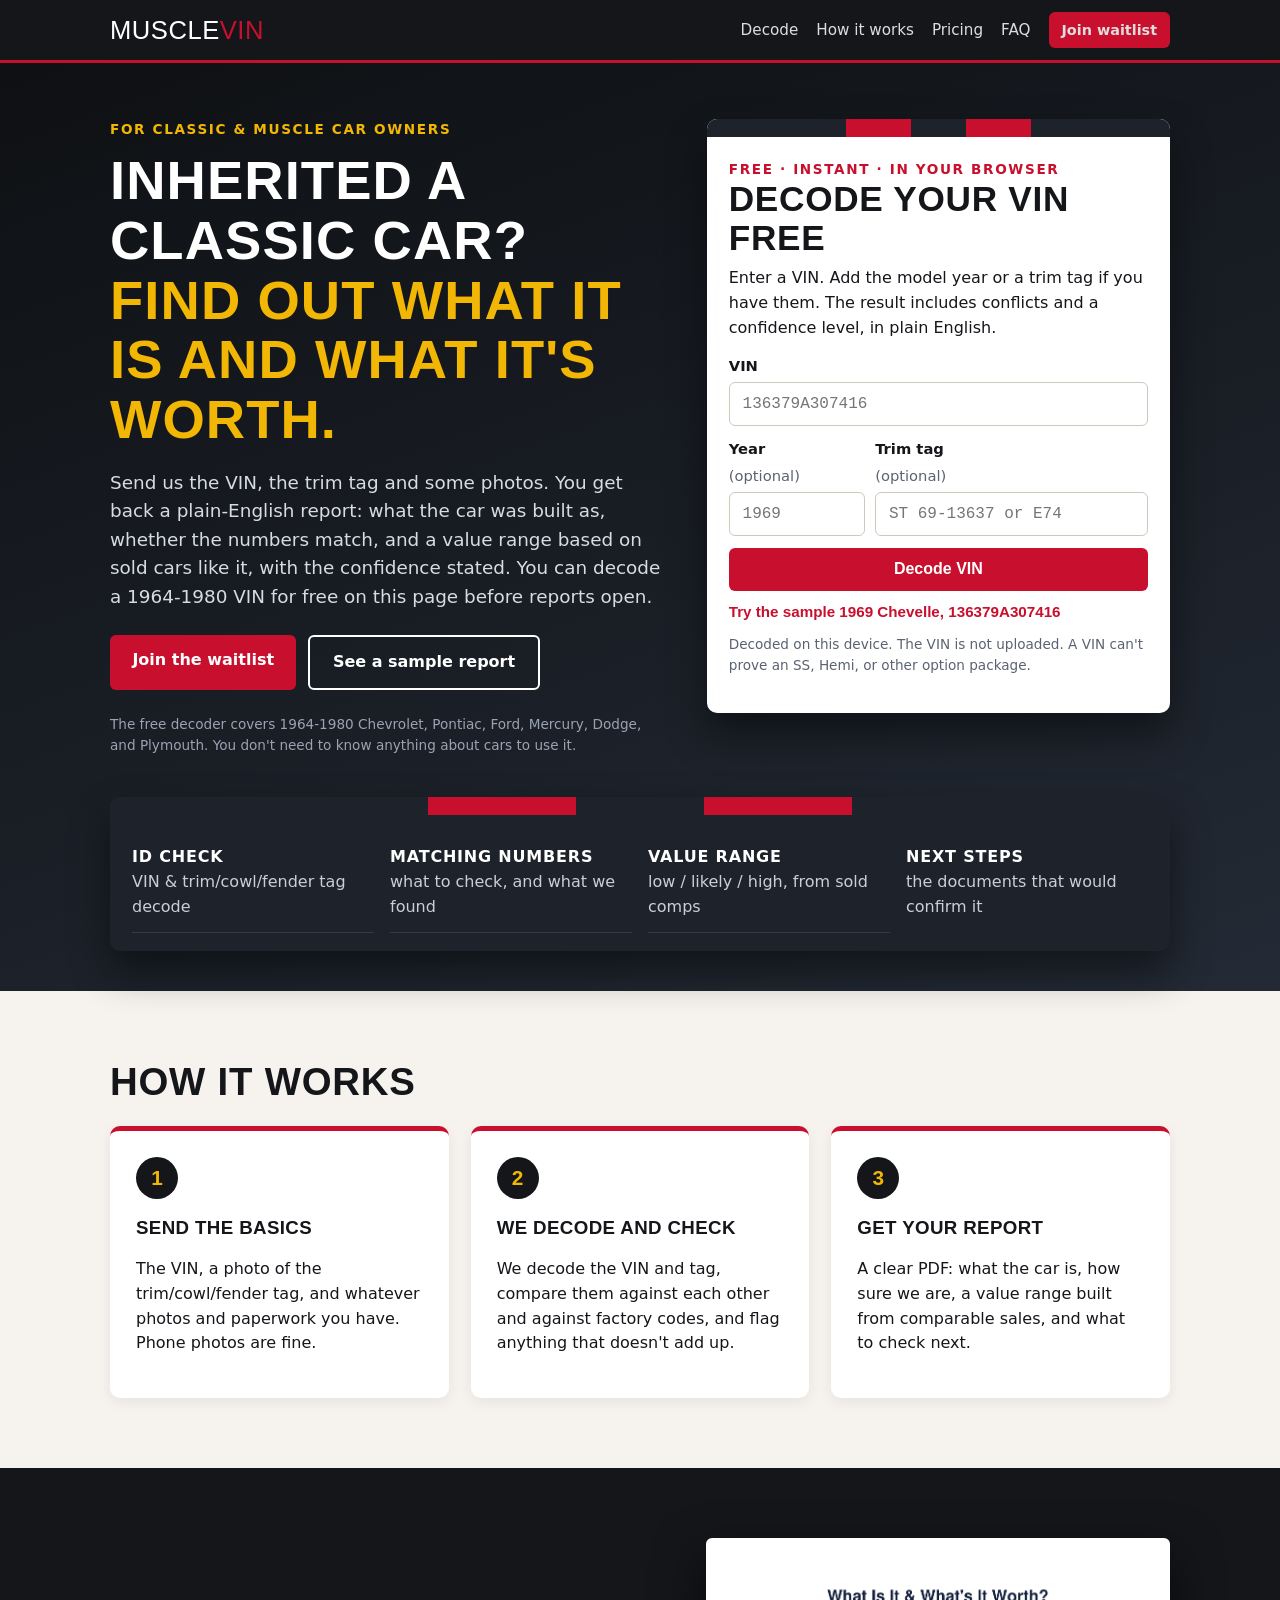
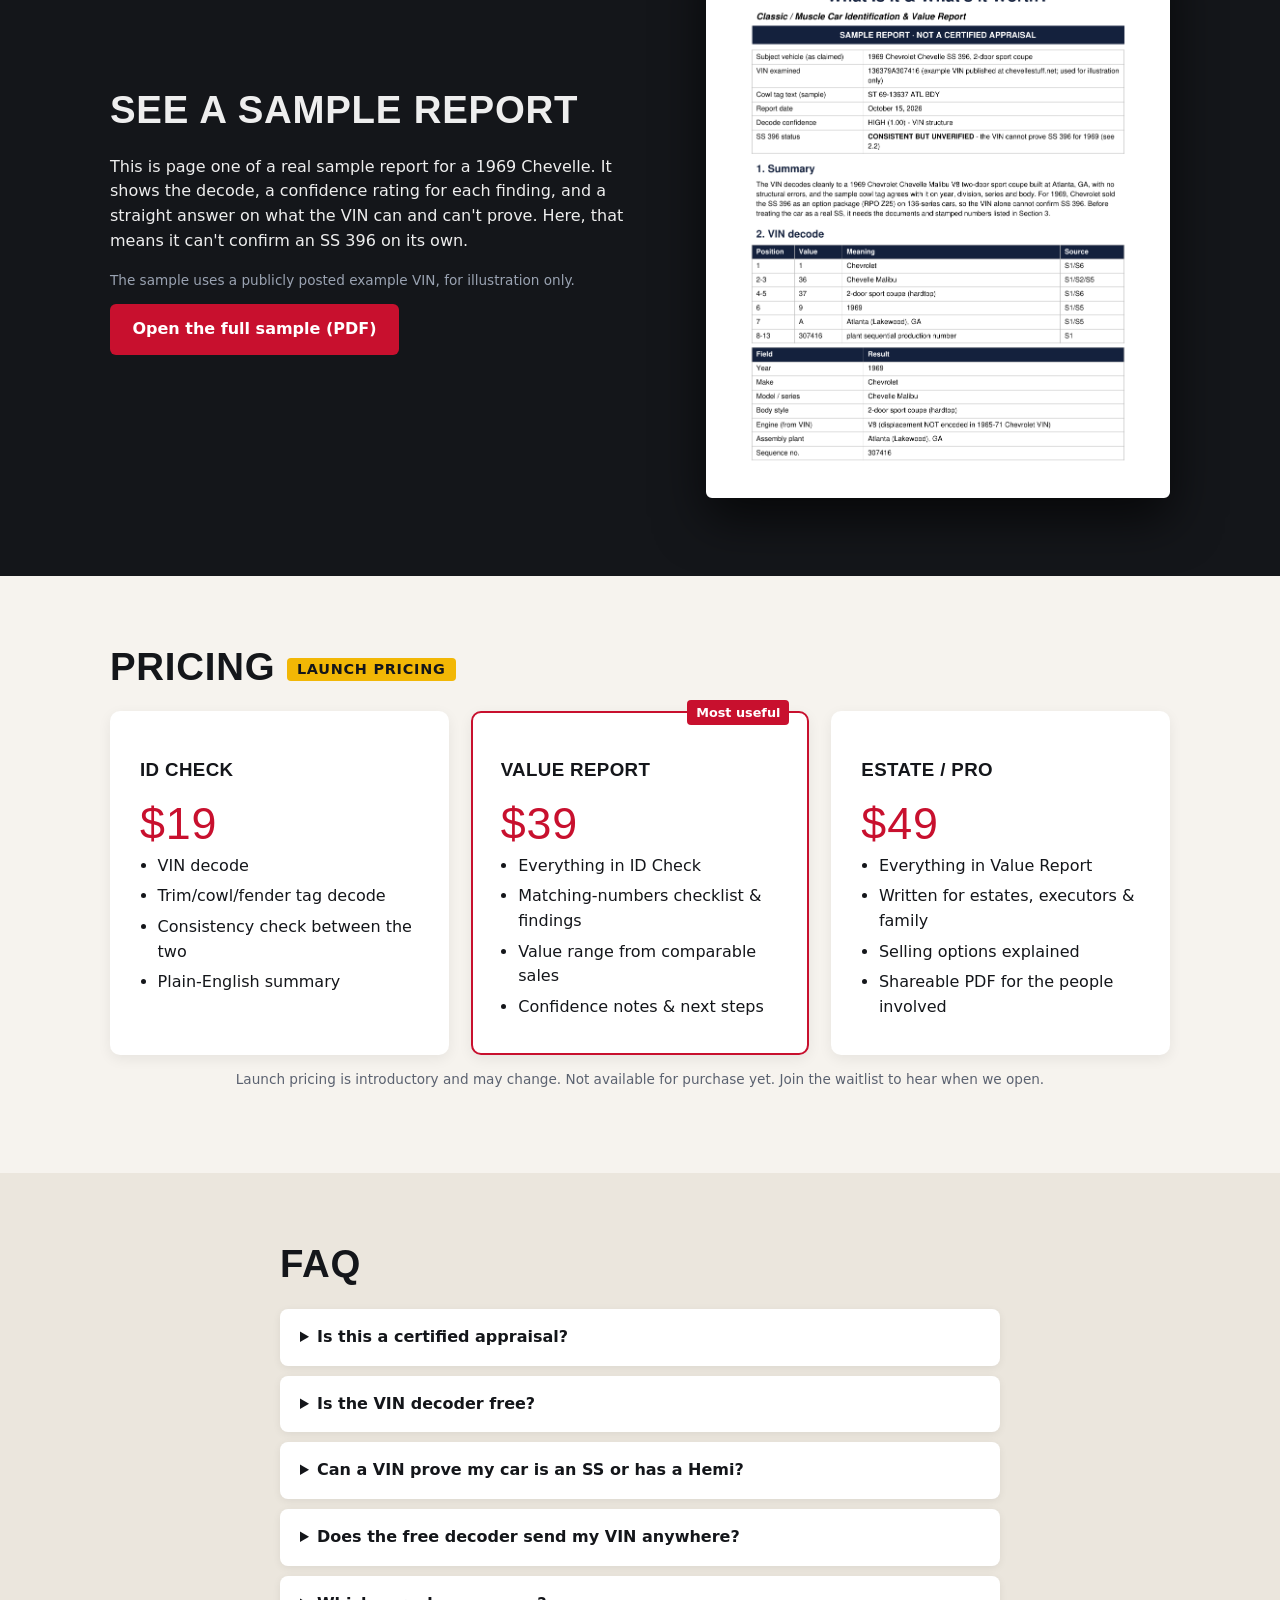
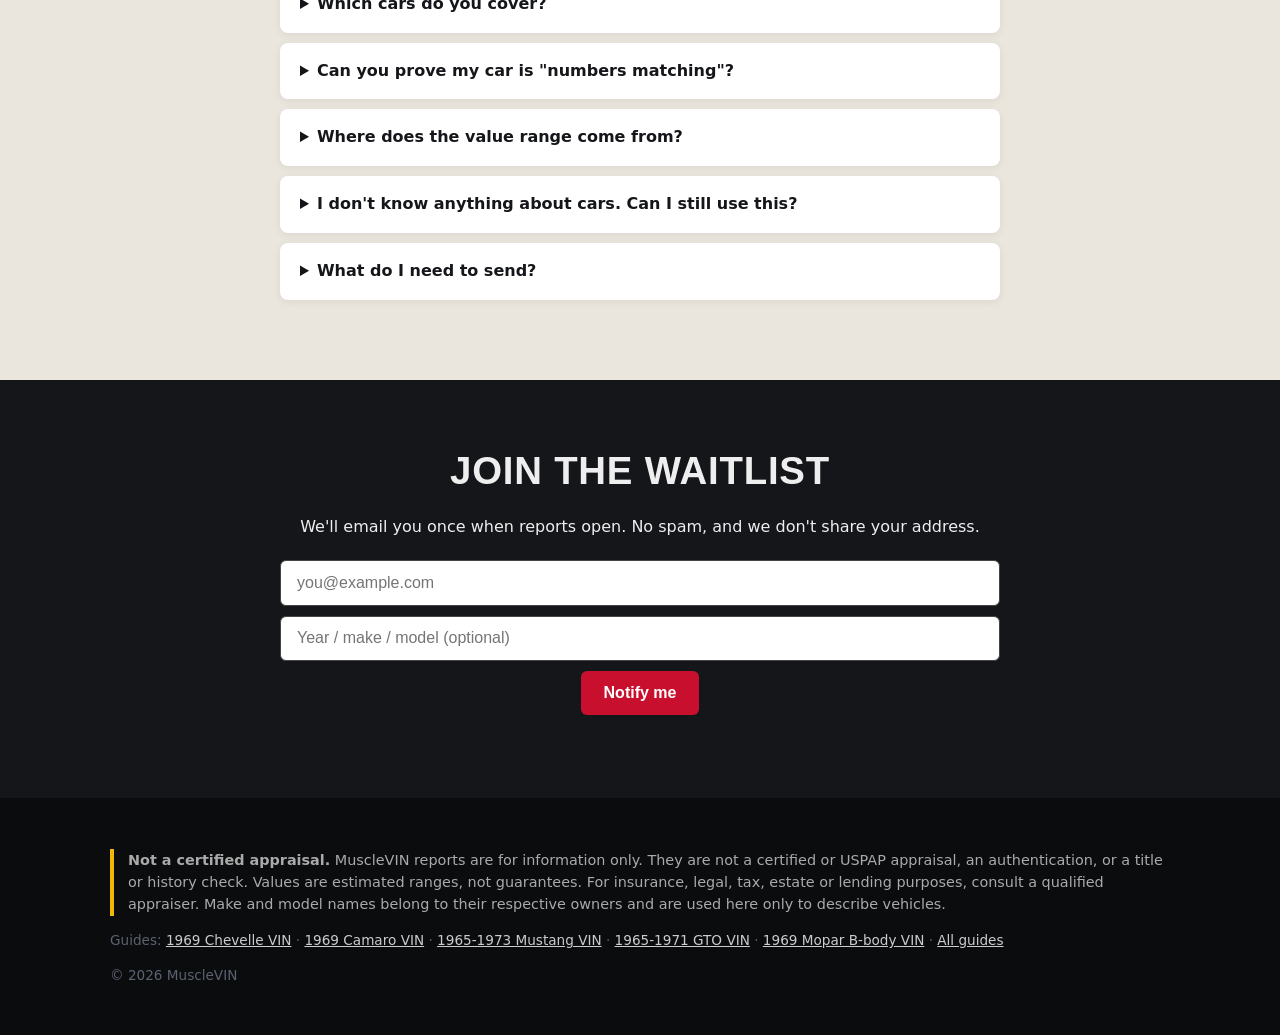
<file: deploy/index.html>
<!doctype html>
<html lang="en">
<head>
<meta charset="utf-8">
<meta name="viewport" content="width=device-width,initial-scale=1">
<title>MuscleVIN · Free classic VIN decoder</title>
<meta name="description" content="Free instant VIN decoder for 1964-1980 Chevrolet, Pontiac, Ford, Mercury, Dodge, and Plymouth. See what the VIN says, what it can't prove, and join the waitlist for a value report.">
<meta name="robots" content="index, follow">
<link rel="canonical" href="https://musclevin.com/">
<meta name="theme-color" content="#14161a">
<meta property="og:title" content="MuscleVIN · Free classic VIN decoder">
<meta property="og:description" content="Free instant VIN decoder for 1964-1980 Chevrolet, Pontiac, Ford, Mercury, Dodge, and Plymouth. It runs in your browser.">
<meta property="og:type" content="website">
<meta property="og:url" content="https://musclevin.com/">
<meta property="og:locale" content="en_US">
<meta name="twitter:card" content="summary">
<meta name="twitter:title" content="MuscleVIN · Free classic VIN decoder">
<meta name="twitter:description" content="Free instant VIN decoder for 1964-1980 Chevrolet, Pontiac, Ford, Mercury, Dodge, and Plymouth. It runs in your browser.">
<link rel="stylesheet" href="assets/style.css">
<link rel="icon" href="/assets/favicon.svg" type="image/svg+xml">
<link rel="icon" href="/favicon.ico" sizes="any">
<link rel="apple-touch-icon" href="/apple-touch-icon.png">
<script type="application/ld+json">
{
  "@context": "https://schema.org",
  "@graph": [
    {
      "@type": "WebApplication",
      "name": "MuscleVIN free VIN decoder",
      "applicationCategory": "UtilitiesApplication",
      "operatingSystem": "Web",
      "browserRequirements": "Requires JavaScript. The decode runs in the browser.",
      "isAccessibleForFree": true,
      "offers": {
        "@type": "Offer",
        "price": "0",
        "priceCurrency": "USD"
      },
      "description": "Free in-browser decoder for 1964-1980 Chevrolet, Pontiac, Ford, Mercury, Dodge, and Plymouth VINs, with an optional model year and trim tag. It states a confidence level and what a VIN cannot prove.",
      "featureList": [
        "Classic VIN decode",
        "Optional trim tag cross-check",
        "Plain-English confidence level"
      ]
    },
    {
      "@type": "FAQPage",
      "mainEntity": [
        {
          "@type": "Question",
          "name": "Is this a certified appraisal?",
          "acceptedAnswer": {
            "@type": "Answer",
            "text": "No. It's an informational report. If you need a value for insurance, probate, taxes, a loan or a court, hire a certified appraiser. Our report can help you get ready for that appointment."
          }
        },
        {
          "@type": "Question",
          "name": "Is the VIN decoder free?",
          "acceptedAnswer": {
            "@type": "Answer",
            "text": "Yes. The decoder on this page runs in your browser and does not ask you to sign up. It reads 1964-1980 Chevrolet, Pontiac, Ford, Mercury, Dodge, and Plymouth VINs. A full value report, when it opens, is a separate paid product. Join the waitlist if you want that."
          }
        },
        {
          "@type": "Question",
          "name": "Can a VIN prove my car is an SS or has a Hemi?",
          "acceptedAnswer": {
            "@type": "Answer",
            "text": "No. A VIN can't prove an option package. On many of these cars an SS, Hemi, Judge, or similar package was an option and is not its own VIN series. The decoder says when a VIN is only consistent with that kind of car. Proof takes the trim tag, a build sheet, or factory paperwork."
          }
        },
        {
          "@type": "Question",
          "name": "Does the free decoder send my VIN anywhere?",
          "acceptedAnswer": {
            "@type": "Answer",
            "text": "No. The decode runs in your browser. Joining the waitlist sends only the email address and the optional car description you submit."
          }
        },
        {
          "@type": "Question",
          "name": "Which cars do you cover?",
          "acceptedAnswer": {
            "@type": "Answer",
            "text": "The free decoder covers 1964-1980 Chevrolet, Pontiac, Ford, Mercury, Dodge, and Plymouth. Other makes, and 17-character VINs from 1981 on, get a plain message instead of a guess. The full report is aimed at American classic and muscle cars. If we can't give a useful answer, we'll say so."
          }
        },
        {
          "@type": "Question",
          "name": "Can you prove my car is \"numbers matching\"?",
          "acceptedAnswer": {
            "@type": "Answer",
            "text": "Photos and decoded codes can show whether the numbers are consistent. Proof often needs factory documents such as a Marti Report, PHS docs or a build sheet. We'll tell you which ones apply to your car."
          }
        },
        {
          "@type": "Question",
          "name": "Where does the value range come from?",
          "acceptedAnswer": {
            "@type": "Answer",
            "text": "From comparable sales of similar cars, adjusted for the condition and originality you describe. We show the range and how confident we are. We don't give one number."
          }
        },
        {
          "@type": "Question",
          "name": "I don't know anything about cars. Can I still use this?",
          "acceptedAnswer": {
            "@type": "Answer",
            "text": "Yes. Most people who need this inherited the car or are helping a relative. We'll tell you exactly which photos to take."
          }
        },
        {
          "@type": "Question",
          "name": "What do I need to send?",
          "acceptedAnswer": {
            "@type": "Answer",
            "text": "The VIN, a photo of the trim/cowl/fender tag if the car has one, and general photos. Paperwork such as titles, window stickers or build sheets helps but isn't required."
          }
        }
      ]
    }
  ]
}
</script>
</head>
<body>
<header class="nav"><div class="wrap">
  <a class="logo" href="#">MUSCLE<span>VIN</span></a>
  <nav><a href="#decode">Decode</a><a href="#how">How it works</a><a href="#pricing">Pricing</a><a href="#faq">FAQ</a><a class="btn sm" href="#waitlist">Join waitlist</a></nav>
</div></header>

<section class="hero"><div class="wrap">
  <div class="hero-grid">
    <div class="hero-copy">
      <p class="eyebrow">For classic &amp; muscle car owners</p>
      <h1>Inherited a classic car?<br><em>Find out what it is and what it's worth.</em></h1>
      <p class="lead">Send us the VIN, the trim tag and some photos. You get back a plain-English report: what the car was built as, whether the numbers match, and a value range based on sold cars like it, with the confidence stated. You can decode a 1964-1980 VIN for free on this page before reports open.</p>
      <div class="cta"><a class="btn" href="#waitlist">Join the waitlist</a><a class="btn ghost" href="#sample">See a sample report</a></div>
      <p class="fine">The free decoder covers 1964-1980 Chevrolet, Pontiac, Ford, Mercury, Dodge, and Plymouth. You don't need to know anything about cars to use it.</p>
    </div>
    <div class="decode-box" id="decode">
      <div class="stripes"></div>
      <div class="decode-inner">
        <p class="eyebrow">Free · instant · in your browser</p>
        <h2>Decode your VIN free</h2>
        <p class="decode-lead">Enter a VIN. Add the model year or a trim tag if you have them. The result includes conflicts and a confidence level, in plain English.</p>
        <form id="decode-form" class="decode-form">
          <label for="vin">VIN
            <input id="vin" name="vin" required autocomplete="off" spellcheck="false" maxlength="32" placeholder="136379A307416">
          </label>
          <div class="decode-row">
            <label for="year">Year <span class="opt">(optional)</span>
              <input id="year" name="year" inputmode="numeric" maxlength="4" placeholder="1969" autocomplete="off">
            </label>
            <label for="tag">Trim tag <span class="opt">(optional)</span>
              <input id="tag" name="tag" maxlength="80" placeholder="ST 69-13637 or E74" autocomplete="off">
            </label>
          </div>
          <p id="decode-error" class="form-error" role="alert"></p>
          <button class="btn" type="submit">Decode VIN</button>
          <button class="text-btn" id="try-sample" type="button">Try the sample 1969 Chevelle, 136379A307416</button>
        </form>
        <p class="fine">Decoded on this device. The VIN is not uploaded. A VIN can't prove an SS, Hemi, or other option package.</p>
      </div>
    </div>
  </div>
  <div class="stripe-card hero-checks">
    <div class="stripes"></div>
    <ul class="checks">
      <li><b>ID check</b> VIN &amp; trim/cowl/fender tag decode</li>
      <li><b>Matching numbers</b> what to check, and what we found</li>
      <li><b>Value range</b> low / likely / high, from sold comps</li>
      <li><b>Next steps</b> the documents that would confirm it</li>
    </ul>
  </div>
</div></section>

<section id="decode-result" class="section decode-result-section" hidden aria-live="polite">
  <div class="wrap" id="decode-result-inner"></div>
</section>
<noscript><div class="wrap"><p>The free VIN decoder needs JavaScript. It runs on your device and does not send the VIN.</p></div></noscript>

<section id="how" class="section"><div class="wrap">
  <h2>How it works</h2>
  <div class="steps">
    <div class="step"><span>1</span><h3>Send the basics</h3><p>The VIN, a photo of the trim/cowl/fender tag, and whatever photos and paperwork you have. Phone photos are fine.</p></div>
    <div class="step"><span>2</span><h3>We decode and check</h3><p>We decode the VIN and tag, compare them against each other and against factory codes, and flag anything that doesn't add up.</p></div>
    <div class="step"><span>3</span><h3>Get your report</h3><p>A clear PDF: what the car is, how sure we are, a value range built from comparable sales, and what to check next.</p></div>
  </div>
</div></section>

<section id="sample" class="section dark"><div class="wrap grid2">
  <div>
    <h2>See a sample report</h2>
    <p>This is page one of a real sample report for a 1969 Chevelle. It shows the decode, a confidence rating for each finding, and a straight answer on what the VIN can and can't prove. Here, that means it can't confirm an SS 396 on its own.</p>
    <p class="fine">The sample uses a publicly posted example VIN, for illustration only.</p>
    <a class="btn" href="assets/sample-report.pdf" target="_blank" rel="noopener">Open the full sample (PDF)</a>
  </div>
  <a class="preview" href="assets/sample-report.pdf" target="_blank" rel="noopener"><img src="assets/sample-report-1.png" alt="Page one of the MuscleVIN sample report for a 1969 Chevrolet Chevelle" loading="lazy"></a>
</div></section>

<section id="pricing" class="section"><div class="wrap">
  <h2>Pricing <span class="badge">Launch pricing</span></h2>
  <div class="tiers">
    <div class="tier"><h3>ID Check</h3><p class="price">$19</p><ul><li>VIN decode</li><li>Trim/cowl/fender tag decode</li><li>Consistency check between the two</li><li>Plain-English summary</li></ul></div>
    <div class="tier hot"><div class="ribbon">Most useful</div><h3>Value Report</h3><p class="price">$39</p><ul><li>Everything in ID Check</li><li>Matching-numbers checklist &amp; findings</li><li>Value range from comparable sales</li><li>Confidence notes &amp; next steps</li></ul></div>
    <div class="tier"><h3>Estate / Pro</h3><p class="price">$49</p><ul><li>Everything in Value Report</li><li>Written for estates, executors &amp; family</li><li>Selling options explained</li><li>Shareable PDF for the people involved</li></ul></div>
  </div>
  <p class="fine center">Launch pricing is introductory and may change. Not available for purchase yet. Join the waitlist to hear when we open.</p>
</div></section>

<section id="faq" class="section alt"><div class="wrap narrow">
  <h2>FAQ</h2>
  <details><summary>Is this a certified appraisal?</summary><p>No. It's an informational report. If you need a value for insurance, probate, taxes, a loan or a court, hire a certified appraiser. Our report can help you get ready for that appointment.</p></details>
  <details><summary>Is the VIN decoder free?</summary><p>Yes. The decoder on this page runs in your browser and does not ask you to sign up. It reads 1964-1980 Chevrolet, Pontiac, Ford, Mercury, Dodge, and Plymouth VINs. A full value report, when it opens, is a separate paid product. Join the waitlist if you want that.</p></details>
  <details><summary>Can a VIN prove my car is an SS or has a Hemi?</summary><p>No. A VIN can't prove an option package. On many of these cars an SS, Hemi, Judge, or similar package was an option and is not its own VIN series. The decoder says when a VIN is only consistent with that kind of car. Proof takes the trim tag, a build sheet, or factory paperwork.</p></details>
  <details><summary>Does the free decoder send my VIN anywhere?</summary><p>No. The decode runs in your browser. Joining the waitlist sends only the email address and the optional car description you submit.</p></details>
  <details><summary>Which cars do you cover?</summary><p>The free decoder covers 1964-1980 Chevrolet, Pontiac, Ford, Mercury, Dodge, and Plymouth. Other makes, and 17-character VINs from 1981 on, get a plain message instead of a guess. The full report is aimed at American classic and muscle cars. If we can't give a useful answer, we'll say so.</p></details>
  <details><summary>Can you prove my car is "numbers matching"?</summary><p>Photos and decoded codes can show whether the numbers are <em>consistent</em>. Proof often needs factory documents such as a Marti Report, PHS docs or a build sheet. We'll tell you which ones apply to your car.</p></details>
  <details><summary>Where does the value range come from?</summary><p>From comparable sales of similar cars, adjusted for the condition and originality you describe. We show the range and how confident we are. We don't give one number.</p></details>
  <details><summary>I don't know anything about cars. Can I still use this?</summary><p>Yes. Most people who need this inherited the car or are helping a relative. We'll tell you exactly which photos to take.</p></details>
  <details><summary>What do I need to send?</summary><p>The VIN, a photo of the trim/cowl/fender tag if the car has one, and general photos. Paperwork such as titles, window stickers or build sheets helps but isn't required.</p></details>
</div></section>

<section id="waitlist" class="section dark"><div class="wrap narrow center">
  <h2>Join the waitlist</h2>
  <p>We'll email you once when reports open. No spam, and we don't share your address.</p>
  <form class="waitlist" action="/api/waitlist" method="POST">
    <div style="position:absolute;left:-9999px" aria-hidden="true"><label for="website">Leave blank</label><input id="website" name="website" type="text" tabindex="-1" autocomplete="off"></div>
    <label class="sr" for="email">Email</label>
    <input id="email" name="email" type="email" required placeholder="you@example.com" autocomplete="email">
    <input name="car" type="text" placeholder="Year / make / model (optional)">
    <button class="btn" type="submit">Notify me</button>
  </form>
  <p id="formnote" class="fine" role="status"></p>
</div></section>

<footer><div class="wrap">
  <p class="disclaimer"><b>Not a certified appraisal.</b> MuscleVIN reports are for information only. They are not a certified or USPAP appraisal, an authentication, or a title or history check. Values are estimated ranges, not guarantees. For insurance, legal, tax, estate or lending purposes, consult a qualified appraiser. Make and model names belong to their respective owners and are used here only to describe vehicles.</p>
  <p class="fine">Guides: <a href="/guides/1969-chevelle-vin" style="color:#ccc">1969 Chevelle VIN</a> · <a href="/guides/1969-camaro-vin" style="color:#ccc">1969 Camaro VIN</a> · <a href="/guides/1965-1973-mustang-vin" style="color:#ccc">1965-1973 Mustang VIN</a> · <a href="/guides/1965-1971-gto-vin" style="color:#ccc">1965-1971 GTO VIN</a> · <a href="/guides/1969-mopar-b-body-vin" style="color:#ccc">1969 Mopar B-body VIN</a> · <a href="/guides" style="color:#ccc">All guides</a></p>
  <p class="fine">© 2026 MuscleVIN</p>
</div></footer>
<script>
document.querySelector('.waitlist').addEventListener('submit',async function(e){
  e.preventDefault();var note=document.getElementById('formnote');var btn=this.querySelector('button');btn.disabled=true;note.textContent='Sending...';
  try{var r=await fetch('/api/waitlist',{method:'POST',body:new FormData(this),headers:{'Accept':'application/json'}});var j=await r.json();
    if(r.ok&&j.ok){note.textContent="You're on the list. We'll email you when MuscleVIN launches.";this.reset();}else{note.textContent=j.error||'Something went wrong. Please try again.';}
  }catch(err){note.textContent='Network error. Please try again.';}
  btn.disabled=false;
});
</script>
<script type="module" src="assets/decode-ui.js"></script>
</body></html>
</file>
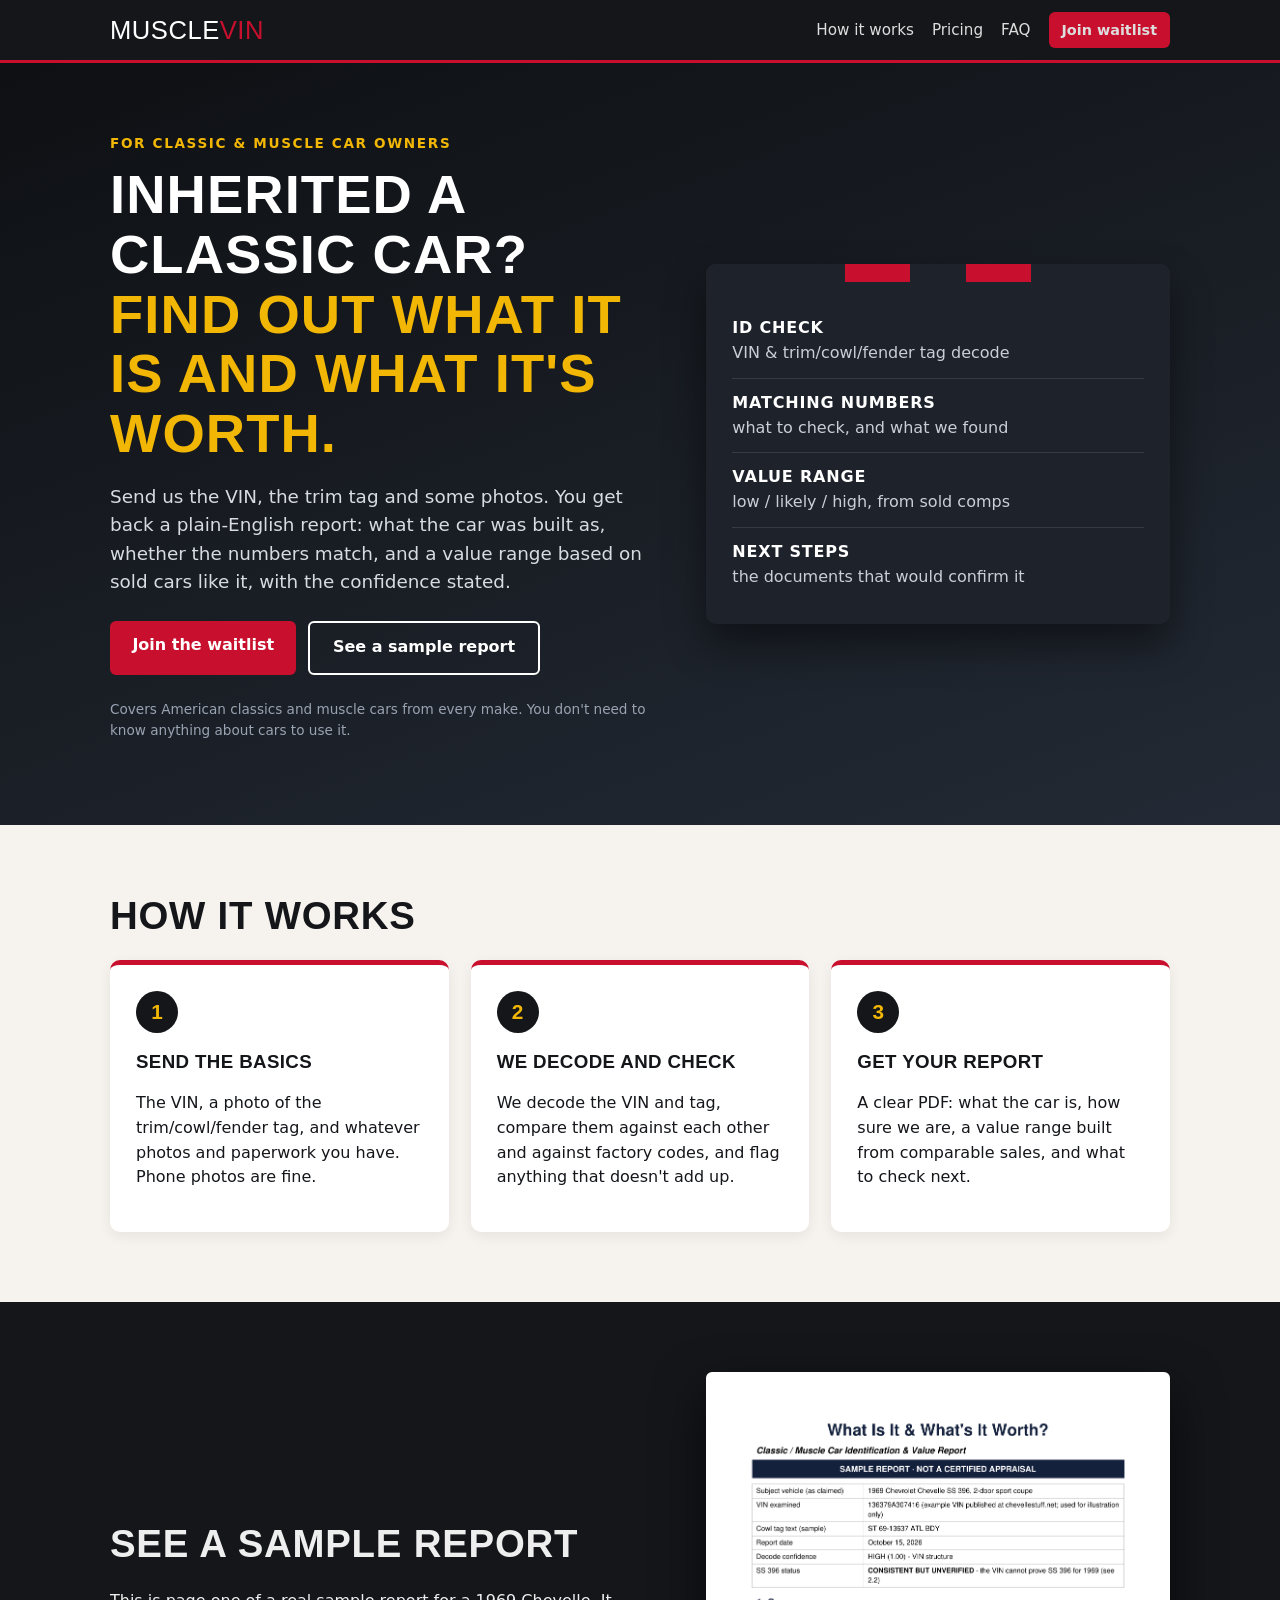
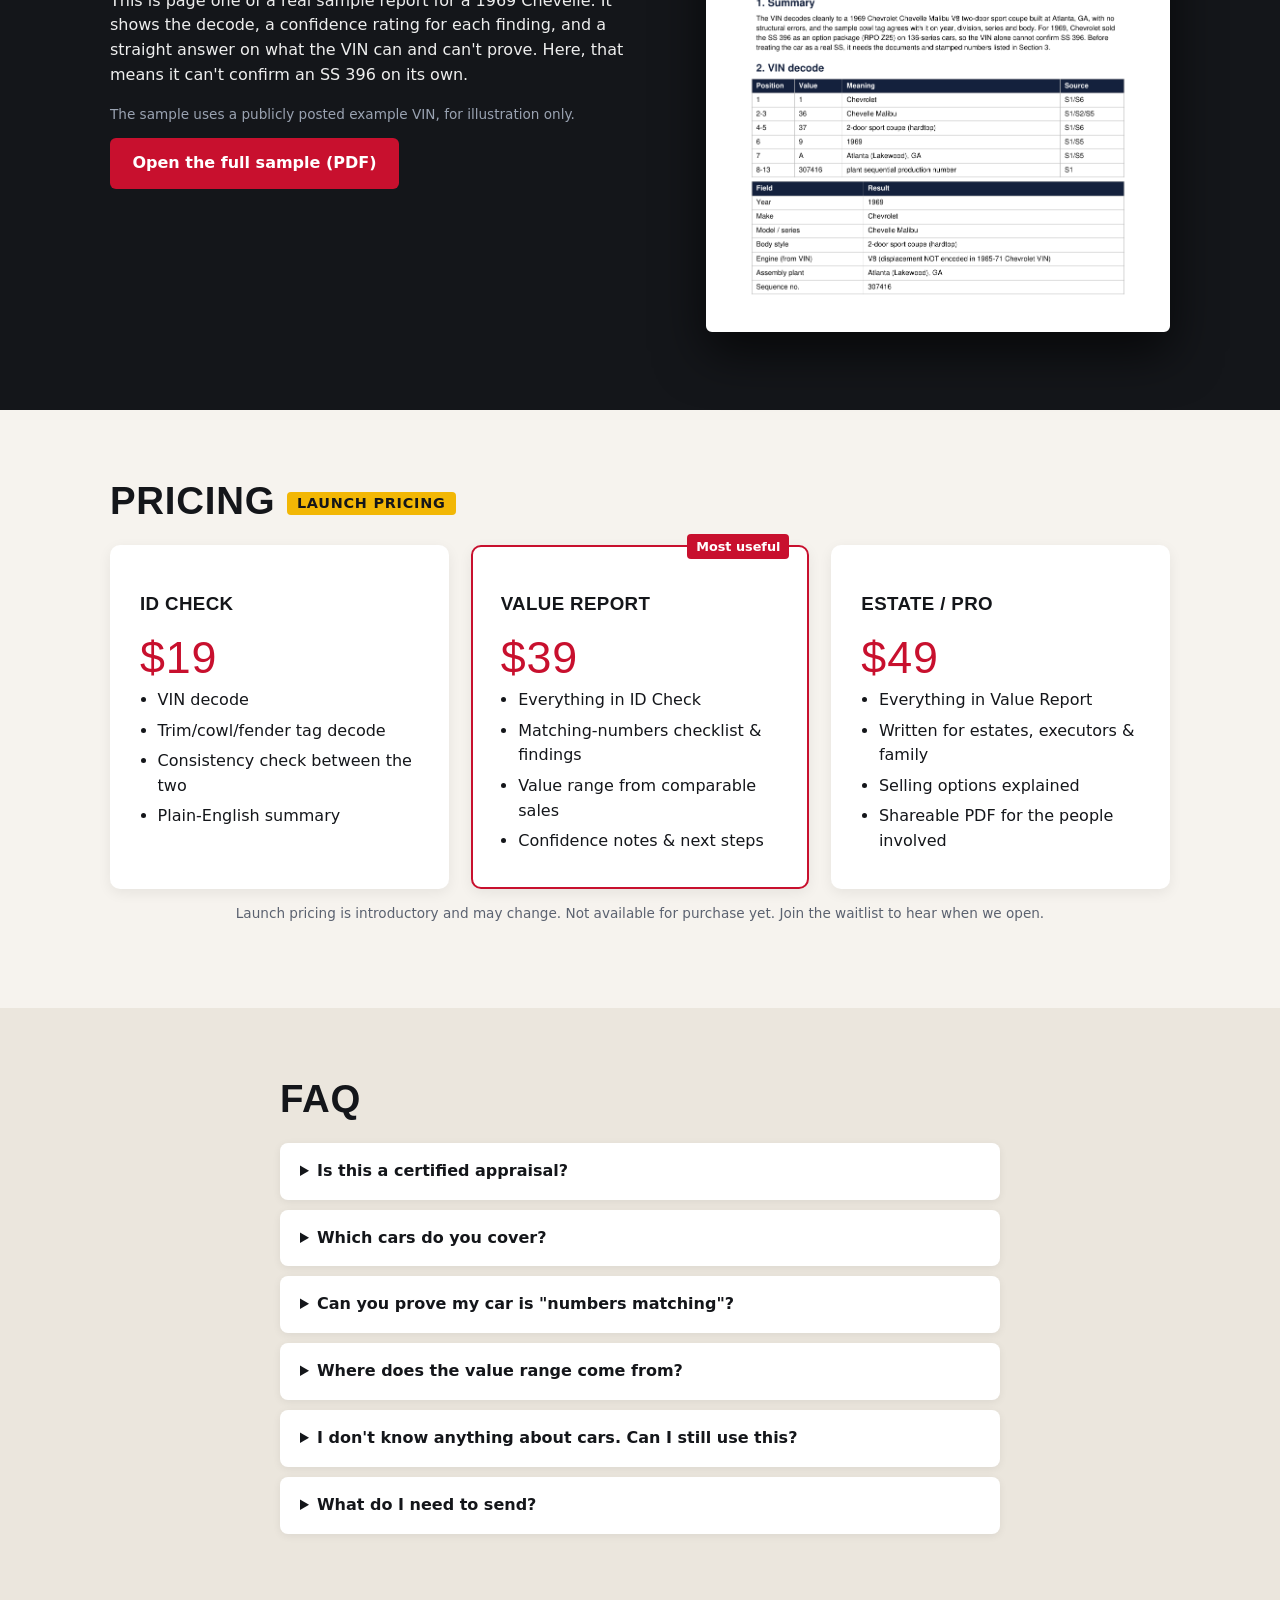
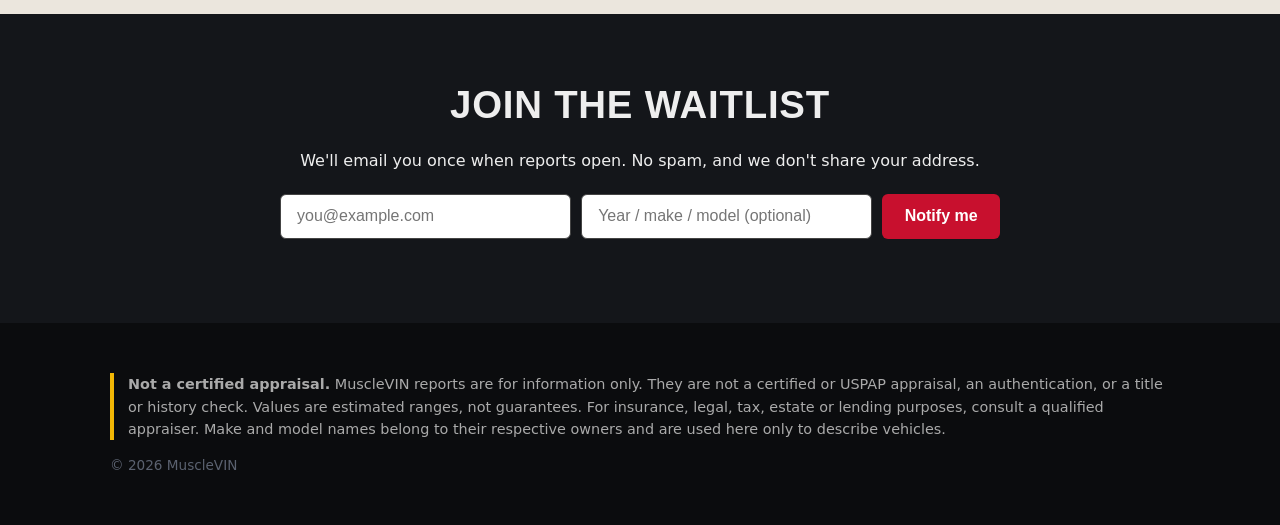
<file: site/index.html>
<!doctype html>
<html lang="en">
<head>
<meta charset="utf-8">
<meta name="viewport" content="width=device-width,initial-scale=1">
<title>MuscleVIN · What is my car, and what's it worth?</title>
<meta name="description" content="VIN and trim tag decode, matching-numbers check, and a value range for classic and muscle cars, in plain English.">
<link rel="stylesheet" href="assets/style.css">
</head>
<body>
<header class="nav"><div class="wrap">
  <a class="logo" href="#">MUSCLE<span>VIN</span></a>
  <nav><a href="#how">How it works</a><a href="#pricing">Pricing</a><a href="#faq">FAQ</a><a class="btn sm" href="#waitlist">Join waitlist</a></nav>
</div></header>

<section class="hero"><div class="wrap grid2">
  <div>
    <p class="eyebrow">For classic &amp; muscle car owners</p>
    <h1>Inherited a classic car?<br><em>Find out what it is and what it's worth.</em></h1>
    <p class="lead">Send us the VIN, the trim tag and some photos. You get back a plain-English report: what the car was built as, whether the numbers match, and a value range based on sold cars like it, with the confidence stated.</p>
    <div class="cta"><a class="btn" href="#waitlist">Join the waitlist</a><a class="btn ghost" href="#sample">See a sample report</a></div>
    <p class="fine">Covers American classics and muscle cars from every make. You don't need to know anything about cars to use it.</p>
  </div>
  <div class="stripe-card">
    <div class="stripes"></div>
    <ul class="checks">
      <li><b>ID check</b> VIN &amp; trim/cowl/fender tag decode</li>
      <li><b>Matching numbers</b> what to check, and what we found</li>
      <li><b>Value range</b> low / likely / high, from sold comps</li>
      <li><b>Next steps</b> the documents that would confirm it</li>
    </ul>
  </div>
</div></section>

<section id="how" class="section"><div class="wrap">
  <h2>How it works</h2>
  <div class="steps">
    <div class="step"><span>1</span><h3>Send the basics</h3><p>The VIN, a photo of the trim/cowl/fender tag, and whatever photos and paperwork you have. Phone photos are fine.</p></div>
    <div class="step"><span>2</span><h3>We decode and check</h3><p>We decode the VIN and tag, compare them against each other and against factory codes, and flag anything that doesn't add up.</p></div>
    <div class="step"><span>3</span><h3>Get your report</h3><p>A clear PDF: what the car is, how sure we are, a value range built from comparable sales, and what to check next.</p></div>
  </div>
</div></section>

<section id="sample" class="section dark"><div class="wrap grid2">
  <div>
    <h2>See a sample report</h2>
    <p>This is page one of a real sample report for a 1969 Chevelle. It shows the decode, a confidence rating for each finding, and a straight answer on what the VIN can and can't prove. Here, that means it can't confirm an SS 396 on its own.</p>
    <p class="fine">The sample uses a publicly posted example VIN, for illustration only.</p>
    <a class="btn" href="assets/sample-report.pdf" target="_blank" rel="noopener">Open the full sample (PDF)</a>
  </div>
  <a class="preview" href="assets/sample-report.pdf" target="_blank" rel="noopener"><img src="assets/sample-report-1.png" alt="Page one of the MuscleVIN sample report for a 1969 Chevrolet Chevelle" loading="lazy"></a>
</div></section>

<section id="pricing" class="section"><div class="wrap">
  <h2>Pricing <span class="badge">Launch pricing</span></h2>
  <div class="tiers">
    <div class="tier"><h3>ID Check</h3><p class="price">$19</p><ul><li>VIN decode</li><li>Trim/cowl/fender tag decode</li><li>Consistency check between the two</li><li>Plain-English summary</li></ul></div>
    <div class="tier hot"><div class="ribbon">Most useful</div><h3>Value Report</h3><p class="price">$39</p><ul><li>Everything in ID Check</li><li>Matching-numbers checklist &amp; findings</li><li>Value range from comparable sales</li><li>Confidence notes &amp; next steps</li></ul></div>
    <div class="tier"><h3>Estate / Pro</h3><p class="price">$49</p><ul><li>Everything in Value Report</li><li>Written for estates, executors &amp; family</li><li>Selling options explained</li><li>Shareable PDF for the people involved</li></ul></div>
  </div>
  <p class="fine center">Launch pricing is introductory and may change. Not available for purchase yet. Join the waitlist to hear when we open.</p>
</div></section>

<section id="faq" class="section alt"><div class="wrap narrow">
  <h2>FAQ</h2>
  <details><summary>Is this a certified appraisal?</summary><p>No. It's an informational report. If you need a value for insurance, probate, taxes, a loan or a court, hire a certified appraiser. Our report can help you get ready for that appointment.</p></details>
  <details><summary>Which cars do you cover?</summary><p>American classic and muscle cars, mainly pre-1981 cars with short manufacturer-specific VINs. We'll also look at later cars. If we can't give a useful answer, we'll tell you.</p></details>
  <details><summary>Can you prove my car is "numbers matching"?</summary><p>Photos and decoded codes can show whether the numbers are <em>consistent</em>. Proof often needs factory documents such as a Marti Report, PHS docs or a build sheet. We'll tell you which ones apply to your car.</p></details>
  <details><summary>Where does the value range come from?</summary><p>From comparable sales of similar cars, adjusted for the condition and originality you describe. We show the range and how confident we are. We don't give one number.</p></details>
  <details><summary>I don't know anything about cars. Can I still use this?</summary><p>Yes. Most people who need this inherited the car or are helping a relative. We'll tell you exactly which photos to take.</p></details>
  <details><summary>What do I need to send?</summary><p>The VIN, a photo of the trim/cowl/fender tag if the car has one, and general photos. Paperwork such as titles, window stickers or build sheets helps but isn't required.</p></details>
</div></section>

<section id="waitlist" class="section dark"><div class="wrap narrow center">
  <h2>Join the waitlist</h2>
  <p>We'll email you once when reports open. No spam, and we don't share your address.</p>
  <!-- PLACEHOLDER ENDPOINT: replace action with a real form backend
       (e.g. Formspree, Netlify Forms, Tally, or your own API) before launch. -->
  <form class="waitlist" action="https://example.com/REPLACE-WITH-WAITLIST-ENDPOINT" method="POST" data-placeholder="true">
    <label class="sr" for="email">Email</label>
    <input id="email" name="email" type="email" required placeholder="you@example.com" autocomplete="email">
    <input name="car" type="text" placeholder="Year / make / model (optional)">
    <button class="btn" type="submit">Notify me</button>
  </form>
  <p id="formnote" class="fine" role="status"></p>
</div></section>

<footer><div class="wrap">
  <p class="disclaimer"><b>Not a certified appraisal.</b> MuscleVIN reports are for information only. They are not a certified or USPAP appraisal, an authentication, or a title or history check. Values are estimated ranges, not guarantees. For insurance, legal, tax, estate or lending purposes, consult a qualified appraiser. Make and model names belong to their respective owners and are used here only to describe vehicles.</p>
  <p class="fine">© 2026 MuscleVIN</p>
</div></footer>
<script>
document.querySelector('.waitlist').addEventListener('submit',function(e){
  if(this.dataset.placeholder==='true'){e.preventDefault();
    document.getElementById('formnote').textContent='Thanks! The waitlist isn\'t connected yet (placeholder endpoint), so nothing was sent.';}
});
</script>
</body></html>
</file>
<file: deploy/assets/style.css>
:root{--ink:#14161a;--steel:#1e232b;--paper:#f6f3ee;--red:#c8102e;--gold:#f2b705;--muted:#5b6270}
*{box-sizing:border-box}html{scroll-behavior:smooth}
body{margin:0;font-family:system-ui,-apple-system,"Segoe UI",Roboto,sans-serif;color:var(--ink);background:var(--paper);line-height:1.55}
.wrap{max-width:1100px;margin:0 auto;padding:0 20px}.narrow{max-width:760px}.center{text-align:center}
h1,h2,h3,.logo,.price{font-family:Impact,"Oswald","Arial Narrow",sans-serif;letter-spacing:.02em;text-transform:uppercase;line-height:1.1}
h1{font-size:clamp(2rem,5vw,3.4rem);margin:.2em 0}h1 em{font-style:normal;color:var(--gold)}
h2{font-size:clamp(1.6rem,3.5vw,2.4rem);margin:0 0 .6em}
.nav{position:sticky;top:0;z-index:5;background:var(--ink);border-bottom:3px solid var(--red)}
.nav .wrap{display:flex;align-items:center;justify-content:space-between;height:60px}
.logo{color:#fff;text-decoration:none;font-size:1.6rem}.logo span{color:var(--red)}
.nav nav a{color:#ddd;text-decoration:none;margin-left:18px;font-size:.95rem}
@media(max-width:700px){.nav nav a:not(.btn){display:none}}
.btn{display:inline-block;background:var(--red);color:#fff;padding:.8em 1.4em;border-radius:6px;text-decoration:none;font-weight:700;border:0;cursor:pointer;font-size:1rem}
.btn:hover{background:#a50d26}.btn.sm{padding:.45em .9em;font-size:.9rem}
.btn.ghost{background:transparent;border:2px solid #fff}
.hero{background:linear-gradient(160deg,#0e1013,#232a35);color:#fff;padding:56px 0 40px}
.grid2{display:grid;grid-template-columns:1.2fr 1fr;gap:40px;align-items:center}
.hero-grid{display:grid;grid-template-columns:1.15fr .95fr;gap:36px;align-items:start}
@media(max-width:860px){.grid2,.hero-grid{grid-template-columns:1fr}.decode-box{order:-1}}
.eyebrow{color:var(--gold);font-weight:700;text-transform:uppercase;letter-spacing:.12em;font-size:.85rem;margin:0}
.lead{font-size:1.15rem;color:#d7dbe2}.cta{display:flex;gap:12px;flex-wrap:wrap;margin:24px 0}
.fine{font-size:.85rem;color:var(--muted)}.hero .fine,.dark .fine{color:#9aa3b2}
.stripe-card{background:var(--steel);border-radius:10px;overflow:hidden;box-shadow:0 20px 40px #0007}
.stripes{height:18px;background:linear-gradient(90deg,var(--steel) 0 30%,var(--red) 30% 44%,var(--steel) 44% 56%,var(--red) 56% 70%,var(--steel) 70%)}
.checks{list-style:none;margin:0;padding:22px 26px}.checks li{padding:12px 0;border-bottom:1px solid #333b47;color:#c9ced7}
.checks li:last-child{border:0}.checks b{display:block;color:#fff;text-transform:uppercase;letter-spacing:.05em}
.section{padding:70px 0}.alt{background:#ebe6dd}.dark{background:var(--ink);color:#eee}
.steps{display:grid;grid-template-columns:repeat(3,1fr);gap:22px}@media(max-width:760px){.steps{grid-template-columns:1fr}}
.step{background:#fff;border-radius:10px;padding:26px;border-top:5px solid var(--red);box-shadow:0 4px 14px #0001}
.step span{display:inline-grid;place-items:center;width:42px;height:42px;border-radius:50%;background:var(--ink);color:var(--gold);font:700 1.3rem Impact,sans-serif}
.preview img{width:100%;border-radius:6px;box-shadow:0 20px 50px #000a;border:6px solid #fff;max-height:560px;object-fit:cover;object-position:top}
.badge{display:inline-block;background:var(--gold);color:var(--ink);font-size:.9rem;padding:.25em .7em;border-radius:4px;vertical-align:middle;font-family:system-ui,sans-serif;font-weight:800}
.tiers{display:grid;grid-template-columns:repeat(3,1fr);gap:22px}@media(max-width:860px){.tiers{grid-template-columns:1fr}}
.tier{position:relative;background:#fff;border-radius:10px;padding:28px;box-shadow:0 4px 14px #0001;border:2px solid transparent}
.tier.hot{border-color:var(--red)}.ribbon{position:absolute;top:-13px;right:18px;background:var(--red);color:#fff;font-size:.8rem;padding:.2em .7em;border-radius:4px;font-weight:700}
.price{font-size:2.8rem;margin:.1em 0;color:var(--red)}.tier ul{padding-left:1.1em;margin:0}.tier li{margin:.35em 0}
details{background:#fff;border-radius:8px;padding:16px 20px;margin:10px 0;box-shadow:0 2px 8px #0001}
summary{font-weight:700;cursor:pointer}
.waitlist{display:flex;gap:10px;flex-wrap:wrap;justify-content:center;margin-top:20px}
.waitlist input{flex:1 1 220px;padding:.8em 1em;border-radius:6px;border:1px solid #444;font-size:1rem}
.waitlist input[name="car"]{flex:1 1 100%}
.sr{position:absolute;left:-9999px}
footer{background:#0b0c0e;color:#aaa;padding:36px 0}.disclaimer{border-left:4px solid var(--gold);padding-left:14px;font-size:.9rem}

.decode-box{background:#fff;color:var(--ink);border-radius:10px;overflow:hidden;box-shadow:0 20px 40px #0007}
.decode-inner{padding:22px 22px 24px}
.decode-box h2{color:var(--ink);font-size:clamp(1.7rem,3vw,2.2rem);margin:0 0 .25em}
.decode-box .eyebrow{color:var(--red)}
.decode-lead{margin:.2em 0 .9em}
.decode-box .fine{color:var(--muted)}
.decode-form{display:flex;flex-direction:column;gap:12px}
.decode-form label{display:flex;flex-direction:column;gap:4px;font-weight:700;font-size:.92rem}
.decode-form input{font:1rem ui-monospace,SFMono-Regular,Menlo,Consolas,monospace;padding:.75em .8em;border:1px solid #cfc8bc;border-radius:6px;background:#fff;color:var(--ink);width:100%}
.decode-form input:focus{outline:2px solid var(--red);border-color:transparent}
.decode-row{display:grid;grid-template-columns:minmax(88px,.7fr) 1.4fr;gap:10px}
@media(max-width:520px){.decode-row{grid-template-columns:1fr}}
.opt{font-weight:500;color:var(--muted)}
.form-error{color:#8d1024;font-weight:700;margin:0;min-height:0}
.form-error:empty{display:none}
.text-btn{background:none;border:0;padding:0;color:var(--red);font-weight:700;cursor:pointer;text-align:left;font-size:.95rem}
.text-btn:hover{text-decoration:underline}
.hero-checks{margin-top:28px}
.hero-checks .checks{display:grid;grid-template-columns:repeat(4,1fr);gap:0 16px;padding:18px 22px}
@media(max-width:760px){.hero-checks .checks{grid-template-columns:1fr 1fr;padding:8px 16px 16px}}
.decode-result-section{padding:8px 0 48px}
.decode-result-section[hidden]{display:none}
.result-card{background:#fff;border-radius:10px;padding:26px 22px;border-top:5px solid var(--red);box-shadow:0 8px 24px #0002}
.result-card.bad{border-top-color:var(--ink)}
.vin-line{margin:0 0 .2em;color:var(--muted);font-weight:700;letter-spacing:.04em}
.vin-line span{color:var(--ink);font-family:ui-monospace,SFMono-Regular,Menlo,Consolas,monospace;letter-spacing:0}
.result-card h2,.result-lead{overflow-wrap:anywhere}
.result-lead{font-size:1.05rem;margin-top:.3em}
.conf{border-left:4px solid var(--gold);padding:10px 14px;background:#fff8e6;margin:14px 0;border-radius:0 8px 8px 0}
.conf.low{border-left-color:var(--red);background:#fdecee}
.conf.medium{border-left-color:var(--steel);background:#f3f1ec}
.field-grid{display:grid;grid-template-columns:1fr 1fr;gap:10px;margin:16px 0}
@media(min-width:800px){.field-grid{grid-template-columns:repeat(4,1fr)}.field:nth-child(5){grid-column:span 2}}
.field{background:var(--paper);border-radius:8px;padding:10px 12px;min-width:0}
.field dt{font-size:.75rem;text-transform:uppercase;letter-spacing:.06em;color:var(--muted);font-weight:700}
.field dd{margin:.15em 0 0;font-weight:650;overflow-wrap:anywhere}
.field-detail{margin:.25em 0 0;font-size:.85rem;color:var(--muted)}
.honest{background:#fff8e6;border-radius:8px;padding:12px 14px;border-left:4px solid var(--gold);margin:14px 0}
.flags{margin:.2em 0 1em;padding-left:1.15em}
.flags.errors li{color:#8d1024}
.codes{margin-top:8px}
.codes ul{padding-left:1.15em}
.decode-next{margin-top:18px;padding-top:16px;border-top:1px solid #e4dfd6}
.decode-next p{margin:.4em 0 .8em}
#decode-heading:focus{outline:none}
#decode-heading:focus-visible{outline:2px solid var(--red);outline-offset:3px}
.prefill-note b{overflow-wrap:anywhere}
@media(max-width:700px){
  .result-card,.decode-inner{padding:18px 16px}
  .field-grid{grid-template-columns:1fr}
  .decode-next .btn{display:block;text-align:center}
}
</file>
<file: site/assets/style.css>
:root{--ink:#14161a;--steel:#1e232b;--paper:#f6f3ee;--red:#c8102e;--gold:#f2b705;--muted:#5b6270}
*{box-sizing:border-box}html{scroll-behavior:smooth}
body{margin:0;font-family:system-ui,-apple-system,"Segoe UI",Roboto,sans-serif;color:var(--ink);background:var(--paper);line-height:1.55}
.wrap{max-width:1100px;margin:0 auto;padding:0 20px}.narrow{max-width:760px}.center{text-align:center}
h1,h2,h3,.logo,.price{font-family:Impact,"Oswald","Arial Narrow",sans-serif;letter-spacing:.02em;text-transform:uppercase;line-height:1.1}
h1{font-size:clamp(2rem,5vw,3.4rem);margin:.2em 0}h1 em{font-style:normal;color:var(--gold)}
h2{font-size:clamp(1.6rem,3.5vw,2.4rem);margin:0 0 .6em}
.nav{position:sticky;top:0;z-index:5;background:var(--ink);border-bottom:3px solid var(--red)}
.nav .wrap{display:flex;align-items:center;justify-content:space-between;height:60px}
.logo{color:#fff;text-decoration:none;font-size:1.6rem}.logo span{color:var(--red)}
.nav nav a{color:#ddd;text-decoration:none;margin-left:18px;font-size:.95rem}
@media(max-width:700px){.nav nav a:not(.btn){display:none}}
.btn{display:inline-block;background:var(--red);color:#fff;padding:.8em 1.4em;border-radius:6px;text-decoration:none;font-weight:700;border:0;cursor:pointer;font-size:1rem}
.btn:hover{background:#a50d26}.btn.sm{padding:.45em .9em;font-size:.9rem}
.btn.ghost{background:transparent;border:2px solid #fff}
.hero{background:linear-gradient(160deg,#0e1013,#232a35);color:#fff;padding:70px 0}
.grid2{display:grid;grid-template-columns:1.2fr 1fr;gap:40px;align-items:center}
@media(max-width:860px){.grid2{grid-template-columns:1fr}}
.eyebrow{color:var(--gold);font-weight:700;text-transform:uppercase;letter-spacing:.12em;font-size:.85rem;margin:0}
.lead{font-size:1.15rem;color:#d7dbe2}.cta{display:flex;gap:12px;flex-wrap:wrap;margin:24px 0}
.fine{font-size:.85rem;color:var(--muted)}.hero .fine,.dark .fine{color:#9aa3b2}
.stripe-card{background:var(--steel);border-radius:10px;overflow:hidden;box-shadow:0 20px 40px #0007}
.stripes{height:18px;background:linear-gradient(90deg,var(--steel) 0 30%,var(--red) 30% 44%,var(--steel) 44% 56%,var(--red) 56% 70%,var(--steel) 70%)}
.checks{list-style:none;margin:0;padding:22px 26px}.checks li{padding:12px 0;border-bottom:1px solid #333b47;color:#c9ced7}
.checks li:last-child{border:0}.checks b{display:block;color:#fff;text-transform:uppercase;letter-spacing:.05em}
.section{padding:70px 0}.alt{background:#ebe6dd}.dark{background:var(--ink);color:#eee}
.steps{display:grid;grid-template-columns:repeat(3,1fr);gap:22px}@media(max-width:760px){.steps{grid-template-columns:1fr}}
.step{background:#fff;border-radius:10px;padding:26px;border-top:5px solid var(--red);box-shadow:0 4px 14px #0001}
.step span{display:inline-grid;place-items:center;width:42px;height:42px;border-radius:50%;background:var(--ink);color:var(--gold);font:700 1.3rem Impact,sans-serif}
.preview img{width:100%;border-radius:6px;box-shadow:0 20px 50px #000a;border:6px solid #fff;max-height:560px;object-fit:cover;object-position:top}
.badge{display:inline-block;background:var(--gold);color:var(--ink);font-size:.9rem;padding:.25em .7em;border-radius:4px;vertical-align:middle;font-family:system-ui,sans-serif;font-weight:800}
.tiers{display:grid;grid-template-columns:repeat(3,1fr);gap:22px}@media(max-width:860px){.tiers{grid-template-columns:1fr}}
.tier{position:relative;background:#fff;border-radius:10px;padding:28px;box-shadow:0 4px 14px #0001;border:2px solid transparent}
.tier.hot{border-color:var(--red)}.ribbon{position:absolute;top:-13px;right:18px;background:var(--red);color:#fff;font-size:.8rem;padding:.2em .7em;border-radius:4px;font-weight:700}
.price{font-size:2.8rem;margin:.1em 0;color:var(--red)}.tier ul{padding-left:1.1em;margin:0}.tier li{margin:.35em 0}
details{background:#fff;border-radius:8px;padding:16px 20px;margin:10px 0;box-shadow:0 2px 8px #0001}
summary{font-weight:700;cursor:pointer}
.waitlist{display:flex;gap:10px;flex-wrap:wrap;justify-content:center;margin-top:20px}
.waitlist input{flex:1 1 220px;padding:.8em 1em;border-radius:6px;border:1px solid #444;font-size:1rem}
.sr{position:absolute;left:-9999px}
footer{background:#0b0c0e;color:#aaa;padding:36px 0}.disclaimer{border-left:4px solid var(--gold);padding-left:14px;font-size:.9rem}
</file>
